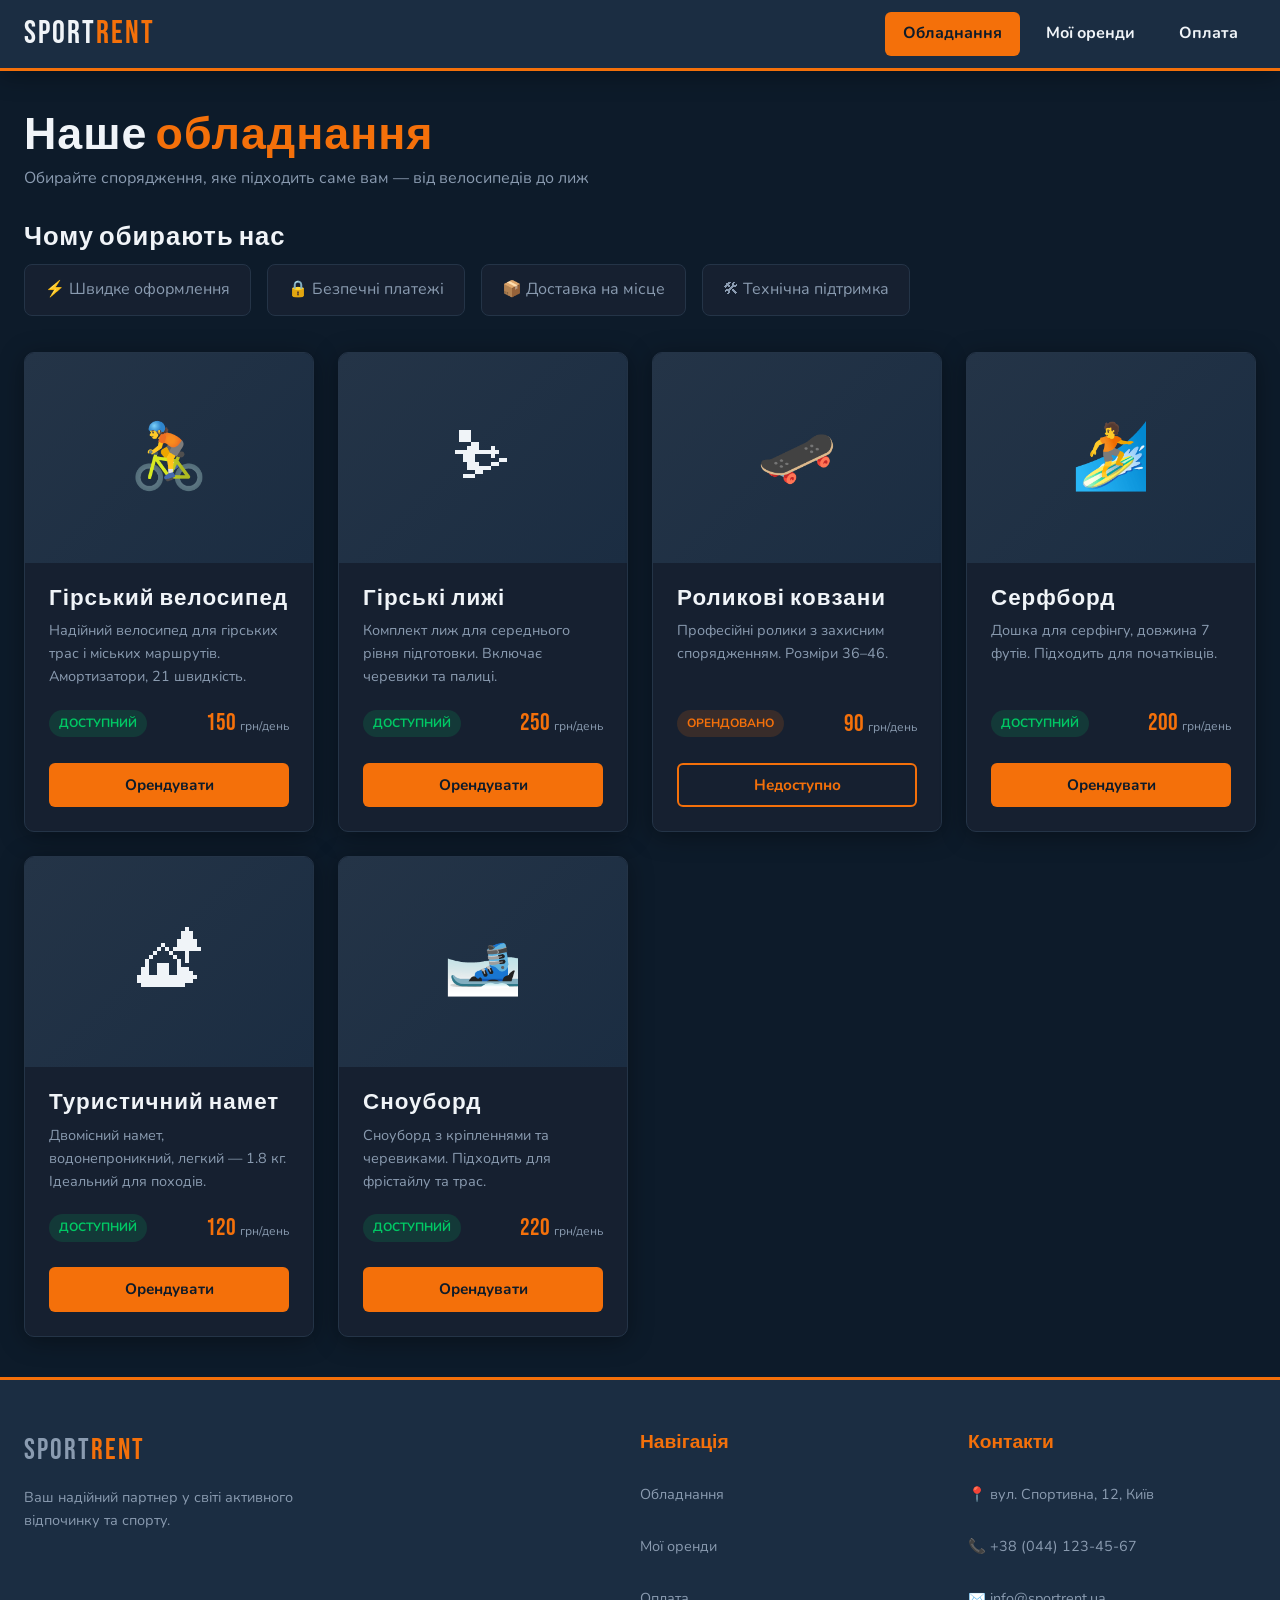
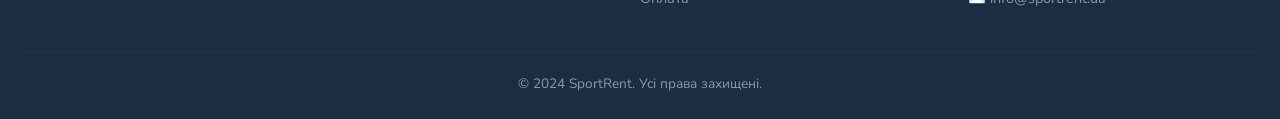
<file: lab1/index.html>
<!DOCTYPE html>
<html lang="uk">
<head>
  <meta charset="UTF-8" />
  <meta name="viewport" content="width=device-width, initial-scale=1.0" />
  <title>SportRent — Обладнання</title>
  <link rel="stylesheet" href="styles.css" />
</head>
<body>

  <!-- ===== HEADER ===== -->
  <header>
    <div class="header-inner">
      <a href="equipment.html" class="logo">SPORT<span>RENT</span></a>

      <button class="burger" id="burgerBtn" aria-label="Відкрити меню">
        <span></span><span></span><span></span>
      </button>

      <nav id="mainNav">
        <ul>
          <li><a href="equipment.html" class="active">Обладнання</a></li>
          <li><a href="rental.html">Мої оренди</a></li>
          <li><a href="payment.html">Оплата</a></li>
        </ul>
      </nav>
    </div>
  </header>

  <!-- ===== MAIN ===== -->
  <main>
    <h1 class="section-title">Наше <span>обладнання</span></h1>
    <p class="section-subtitle">Обирайте спорядження, яке підходить саме вам — від велосипедів до лиж</p>

    <!-- Список переваг (семантичний ul) -->
    <section aria-labelledby="features-title">
      <h2 id="features-title" class="section-title" style="font-size:1.6rem; margin-bottom:12px;">Чому обирають нас</h2>
      <ul style="display:flex; gap:16px; flex-wrap:wrap; margin-bottom:36px;">
        <li style="background:var(--card-bg); border:1px solid var(--navy-light); padding:12px 20px; border-radius:8px; color:var(--gray);">⚡ Швидке оформлення</li>
        <li style="background:var(--card-bg); border:1px solid var(--navy-light); padding:12px 20px; border-radius:8px; color:var(--gray);">🔒 Безпечні платежі</li>
        <li style="background:var(--card-bg); border:1px solid var(--navy-light); padding:12px 20px; border-radius:8px; color:var(--gray);">📦 Доставка на місце</li>
        <li style="background:var(--card-bg); border:1px solid var(--navy-light); padding:12px 20px; border-radius:8px; color:var(--gray);">🛠 Технічна підтримка</li>
      </ul>
    </section>

    <!-- Сітка обладнання -->
    <section aria-label="Список обладнання">
      <div class="equipment-grid" id="equipmentGrid">

        <!-- Картка 1 -->
        <article class="equipment-card">
          <div class="equipment-card__img-placeholder">🚴</div>
          <div class="equipment-card__body">
            <h3 class="equipment-card__title">Гірський велосипед</h3>
            <p class="equipment-card__desc">Надійний велосипед для гірських трас і міських маршрутів. Амортизатори, 21 швидкість.</p>
            <div class="equipment-card__meta">
              <span class="badge badge--available">Доступний</span>
              <p class="price">150 <small>грн/день</small></p>
            </div>
            <a href="payment.html" class="btn btn--primary" style="margin-top:12px;">Орендувати</a>
          </div>
        </article>

        <!-- Картка 2 -->
        <article class="equipment-card">
          <div class="equipment-card__img-placeholder">⛷</div>
          <div class="equipment-card__body">
            <h3 class="equipment-card__title">Гірські лижі</h3>
            <p class="equipment-card__desc">Комплект лиж для середнього рівня підготовки. Включає черевики та палиці.</p>
            <div class="equipment-card__meta">
              <span class="badge badge--available">Доступний</span>
              <p class="price">250 <small>грн/день</small></p>
            </div>
            <a href="payment.html" class="btn btn--primary" style="margin-top:12px;">Орендувати</a>
          </div>
        </article>

        <!-- Картка 3 -->
        <article class="equipment-card">
          <div class="equipment-card__img-placeholder">🛹</div>
          <div class="equipment-card__body">
            <h3 class="equipment-card__title">Роликові ковзани</h3>
            <p class="equipment-card__desc">Професійні ролики з захисним спорядженням. Розміри 36–46.</p>
            <div class="equipment-card__meta">
              <span class="badge badge--rented">Орендовано</span>
              <p class="price">90 <small>грн/день</small></p>
            </div>
            <button class="btn btn--outline" style="margin-top:12px; width:100%;" disabled>Недоступно</button>
          </div>
        </article>

        <!-- Картка 4 -->
        <article class="equipment-card">
          <div class="equipment-card__img-placeholder">🏄</div>
          <div class="equipment-card__body">
            <h3 class="equipment-card__title">Серфборд</h3>
            <p class="equipment-card__desc">Дошка для серфінгу, довжина 7 футів. Підходить для початківців.</p>
            <div class="equipment-card__meta">
              <span class="badge badge--available">Доступний</span>
              <p class="price">200 <small>грн/день</small></p>
            </div>
            <a href="payment.html" class="btn btn--primary" style="margin-top:12px;">Орендувати</a>
          </div>
        </article>

        <!-- Картка 5 -->
        <article class="equipment-card">
          <div class="equipment-card__img-placeholder">🏕</div>
          <div class="equipment-card__body">
            <h3 class="equipment-card__title">Туристичний намет</h3>
            <p class="equipment-card__desc">Двомісний намет, водонепроникний, легкий — 1.8 кг. Ідеальний для походів.</p>
            <div class="equipment-card__meta">
              <span class="badge badge--available">Доступний</span>
              <p class="price">120 <small>грн/день</small></p>
            </div>
            <a href="payment.html" class="btn btn--primary" style="margin-top:12px;">Орендувати</a>
          </div>
        </article>

        <!-- Картка 6 -->
        <article class="equipment-card">
          <div class="equipment-card__img-placeholder">🎿</div>
          <div class="equipment-card__body">
            <h3 class="equipment-card__title">Сноуборд</h3>
            <p class="equipment-card__desc">Сноуборд з кріпленнями та черевиками. Підходить для фрістайлу та трас.</p>
            <div class="equipment-card__meta">
              <span class="badge badge--available">Доступний</span>
              <p class="price">220 <small>грн/день</small></p>
            </div>
            <a href="payment.html" class="btn btn--primary" style="margin-top:12px;">Орендувати</a>
          </div>
        </article>

      </div>
    </section>
  </main>

  <!-- ===== FOOTER ===== -->
  <footer>
    <div class="footer-inner">
      <div class="footer-brand">
        <p class="logo">SPORT<span>RENT</span></p>
        <p>Ваш надійний партнер у світі активного відпочинку та спорту.</p>
      </div>
      <div class="footer-col">
        <h4>Навігація</h4>
        <ul>
          <li><a href="equipment.html">Обладнання</a></li>
          <li><a href="rental.html">Мої оренди</a></li>
          <li><a href="payment.html">Оплата</a></li>
        </ul>
      </div>
      <div class="footer-col">
        <h4>Контакти</h4>
        <ul class="footer-contact">
          <li>📍 вул. Спортивна, 12, Київ</li>
          <li>📞 +38 (044) 123-45-67</li>
          <li>✉️ info@sportrent.ua</li>
        </ul>
      </div>
    </div>
    <div class="footer-bottom">
      <p>&copy; 2024 SportRent. Усі права захищені.</p>
    </div>
  </footer>
</body>
</html>
</file>
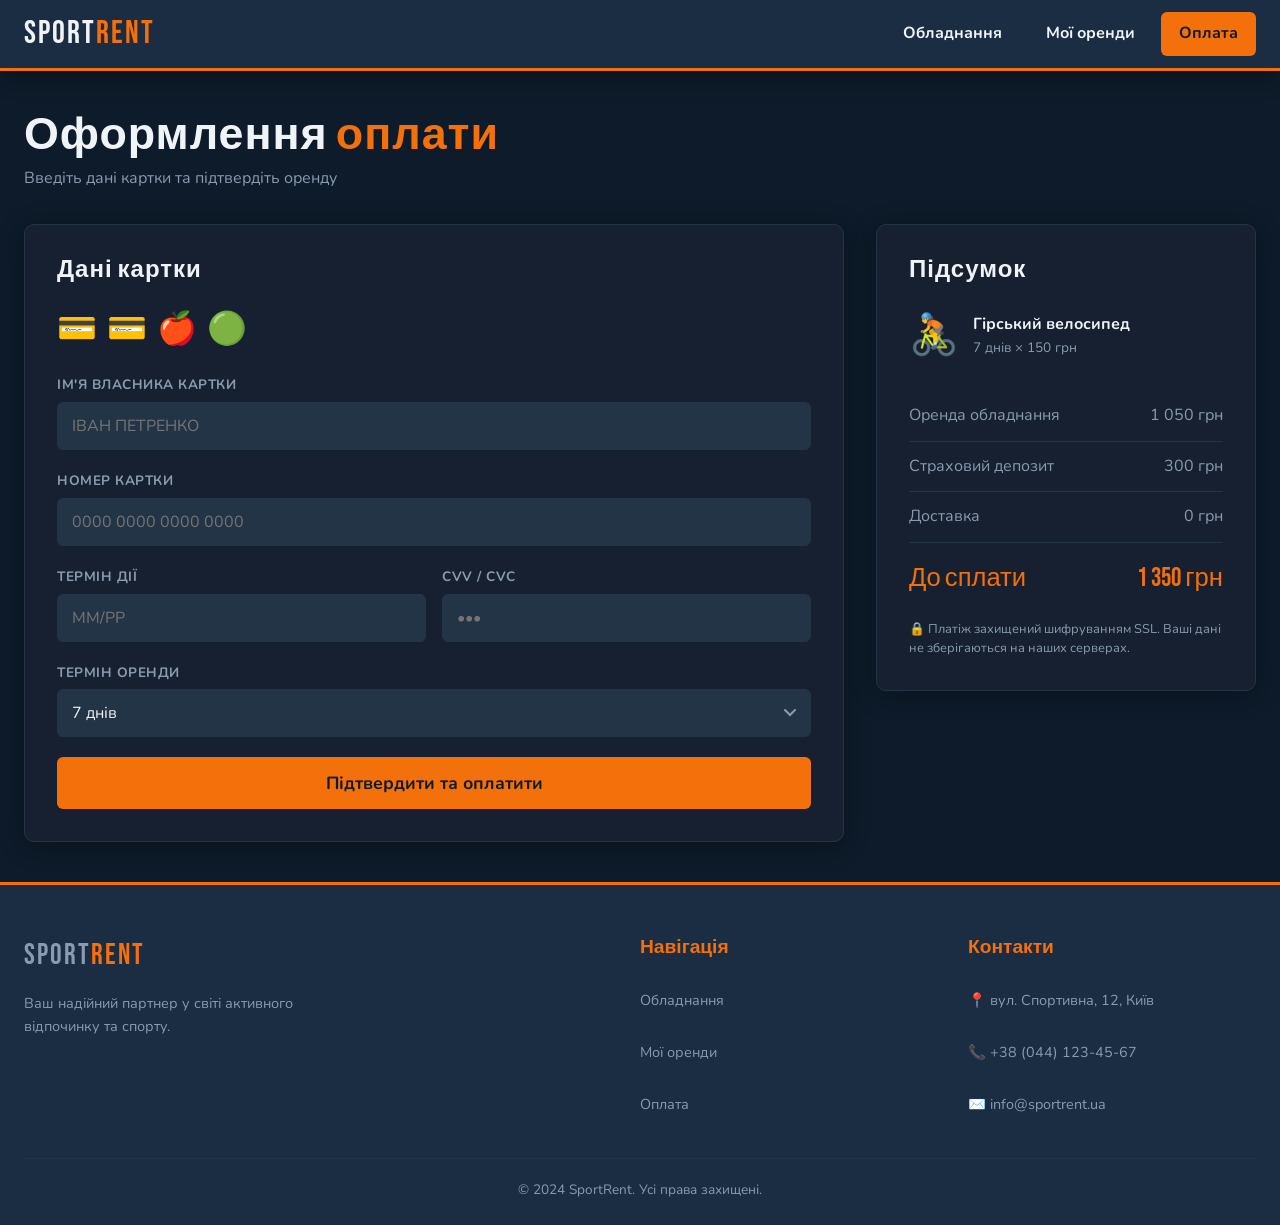
<file: lab1/payment.html>
<!DOCTYPE html>
<html lang="uk">
<head>
  <meta charset="UTF-8" />
  <meta name="viewport" content="width=device-width, initial-scale=1.0" />
  <title>SportRent — Оплата</title>
  <link rel="stylesheet" href="styles.css" />
</head>
<body>

  <!-- ===== HEADER ===== -->
  <header>
    <div class="header-inner">
      <a href="equipment.html" class="logo">SPORT<span>RENT</span></a>

      <button class="burger" id="burgerBtn" aria-label="Відкрити меню">
        <span></span><span></span><span></span>
      </button>

      <nav id="mainNav">
        <ul>
          <li><a href="equipment.html">Обладнання</a></li>
          <li><a href="rental.html">Мої оренди</a></li>
          <li><a href="payment.html" class="active">Оплата</a></li>
        </ul>
      </nav>
    </div>
  </header>

  <!-- ===== MAIN ===== -->
  <main>
    <h1 class="section-title">Оформлення <span>оплати</span></h1>
    <p class="section-subtitle">Введіть дані картки та підтвердіть оренду</p>

    <div class="payment-layout">

      <!-- Форма оплати -->
      <section aria-label="Форма оплати">
        <div class="payment-form-card">
          <h2 style="font-size:1.5rem; margin-bottom:20px;">Дані картки</h2>

          <!-- Іконки карток -->
          <div class="card-icons" aria-label="Підтримувані платіжні системи">
            <span title="Visa">💳</span>
            <span title="MasterCard">💳</span>
            <span title="Apple Pay">🍎</span>
            <span title="Google Pay">🟢</span>
          </div>

          <!-- Форма (теги form не використовуємо — JS буде обробляти) -->
          <div id="paymentForm">

            <div class="form-group">
              <label for="cardHolder">Ім'я власника картки</label>
              <input type="text" id="cardHolder" placeholder="IВАН ПЕТРЕНКО" autocomplete="cc-name" />
            </div>

            <div class="form-group">
              <label for="cardNumber">Номер картки</label>
              <input type="text" id="cardNumber" placeholder="0000 0000 0000 0000" maxlength="19" autocomplete="cc-number" />
            </div>

            <div class="form-row">
              <div class="form-group">
                <label for="cardExpiry">Термін дії</label>
                <input type="text" id="cardExpiry" placeholder="MM/РР" maxlength="5" autocomplete="cc-exp" />
              </div>
              <div class="form-group">
                <label for="cardCvv">CVV / CVC</label>
                <input type="password" id="cardCvv" placeholder="•••" maxlength="3" autocomplete="cc-csc" />
              </div>
            </div>

            <div class="form-group">
              <label for="rentalPeriod">Термін оренди</label>
              <select id="rentalPeriod">
                <option value="1">1 день</option>
                <option value="3">3 дні</option>
                <option value="7" selected>7 днів</option>
                <option value="14">14 днів</option>
                <option value="30">30 днів</option>
              </select>
            </div>

            <!-- Повідомлення про результат (JS вставить сюди) -->
            <div id="paymentMessage" style="margin-bottom:16px;"></div>

            <button class="btn btn--primary" id="payBtn" style="font-size:1.1rem; padding:14px;">
              Підтвердити та оплатити
            </button>

          </div>
        </div>
      </section>

      <!-- Підсумок замовлення -->
      <aside aria-label="Підсумок замовлення">
        <div class="payment-summary-card">
          <h2 style="font-size:1.5rem; margin-bottom:20px;">Підсумок</h2>

          <article style="display:flex; gap:14px; align-items:center; margin-bottom:24px;">
            <div style="font-size:2.5rem;">🚴</div>
            <div>
              <p style="font-weight:700;">Гірський велосипед</p>
              <p style="color:var(--gray); font-size:0.85rem;">7 днів × 150 грн</p>
            </div>
          </article>

          <div class="summary-item"><span>Оренда обладнання</span><span>1 050 грн</span></div>
          <div class="summary-item"><span>Страховий депозит</span><span>300 грн</span></div>
          <div class="summary-item"><span>Доставка</span><span>0 грн</span></div>

          <div class="summary-total">
            <span>До сплати</span>
            <span id="totalAmount">1 350 грн</span>
          </div>

          <p style="color:var(--gray); font-size:0.8rem; margin-top:20px; line-height:1.5;">
            🔒 Платіж захищений шифруванням SSL. Ваші дані не зберігаються на наших серверах.
          </p>
        </div>
      </aside>

    </div>
  </main>

  <!-- ===== FOOTER ===== -->
  <footer>
    <div class="footer-inner">
      <div class="footer-brand">
        <p class="logo">SPORT<span>RENT</span></p>
        <p>Ваш надійний партнер у світі активного відпочинку та спорту.</p>
      </div>
      <div class="footer-col">
        <h4>Навігація</h4>
        <ul>
          <li><a href="equipment.html">Обладнання</a></li>
          <li><a href="rental.html">Мої оренди</a></li>
          <li><a href="payment.html">Оплата</a></li>
        </ul>
      </div>
      <div class="footer-col">
        <h4>Контакти</h4>
        <ul class="footer-contact">
          <li>📍 вул. Спортивна, 12, Київ</li>
          <li>📞 +38 (044) 123-45-67</li>
          <li>✉️ info@sportrent.ua</li>
        </ul>
      </div>
    </div>
    <div class="footer-bottom">
      <p>&copy; 2024 SportRent. Усі права захищені.</p>
    </div>
  </footer>
</body>
</html>
</file>
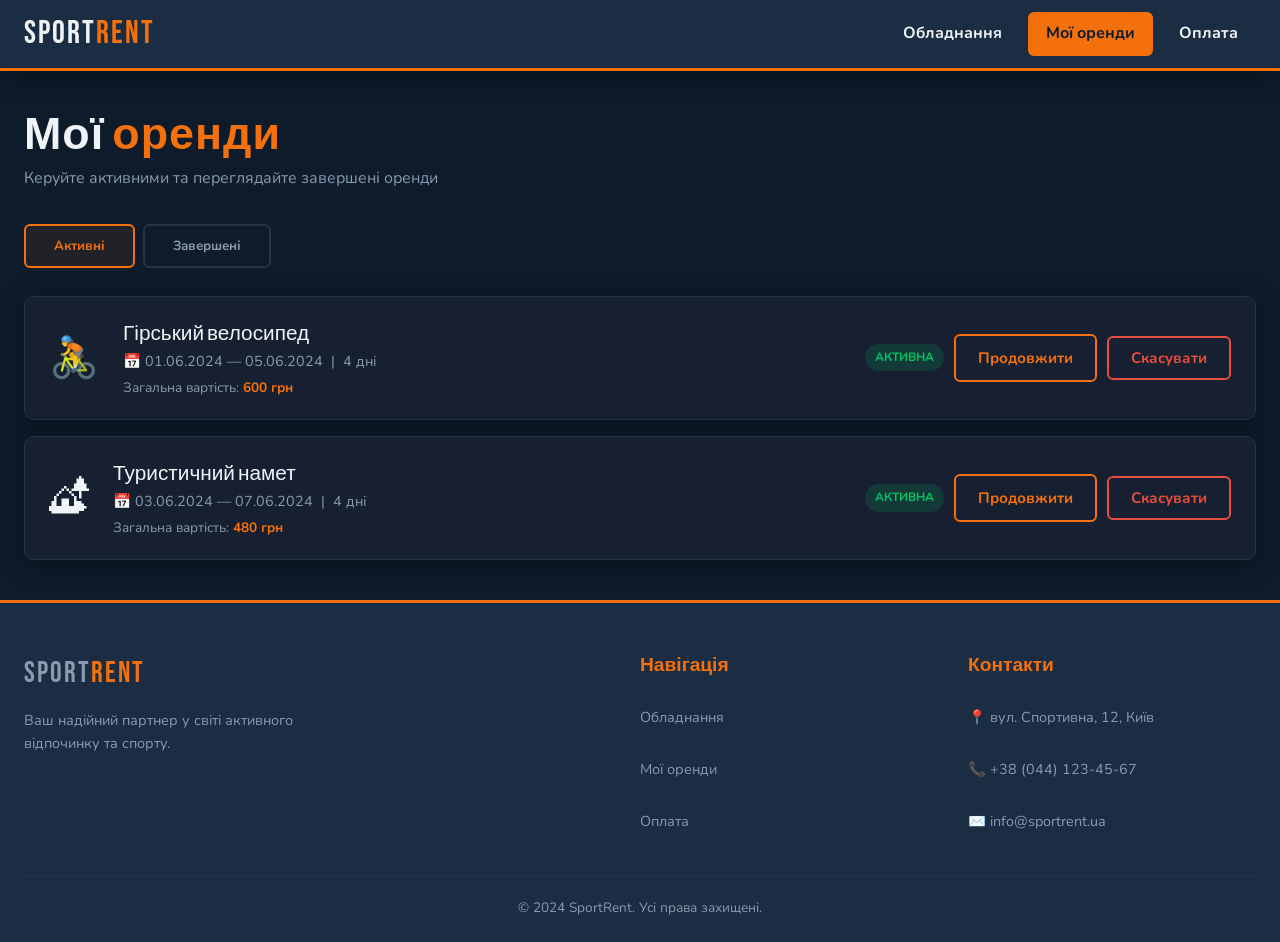
<file: lab1/rental.html>
<!DOCTYPE html>
<html lang="uk">
<head>
  <meta charset="UTF-8" />
  <meta name="viewport" content="width=device-width, initial-scale=1.0" />
  <title>SportRent — Мої оренди</title>
  <link rel="stylesheet" href="styles.css" />
</head>
<body>

  <!-- ===== HEADER ===== -->
  <header>
    <div class="header-inner">
      <a href="equipment.html" class="logo">SPORT<span>RENT</span></a>

      <button class="burger" id="burgerBtn" aria-label="Відкрити меню">
        <span></span><span></span><span></span>
      </button>

      <nav id="mainNav">
        <ul>
          <li><a href="equipment.html">Обладнання</a></li>
          <li><a href="rental.html" class="active">Мої оренди</a></li>
          <li><a href="payment.html">Оплата</a></li>
        </ul>
      </nav>
    </div>
  </header>

  <!-- ===== MAIN ===== -->
  <main>
    <h1 class="section-title">Мої <span>оренди</span></h1>
    <p class="section-subtitle">Керуйте активними та переглядайте завершені оренди</p>

    <!-- Вкладки (Active / Past) -->
    <div class="rentals-tabs" role="tablist">
      <button class="tab-btn active" id="tabActive" role="tab" aria-selected="true">Активні</button>
      <button class="tab-btn" id="tabPast" role="tab" aria-selected="false">Завершені</button>
    </div>

    <!-- Активні оренди -->
    <section id="panelActive" role="tabpanel" aria-labelledby="tabActive">
      <div class="rental-list">

        <article class="rental-card">
          <div class="rental-card__icon">🚴</div>
          <div class="rental-card__info">
            <p class="rental-card__name">Гірський велосипед</p>
            <p class="rental-card__dates">📅 01.06.2024 — 05.06.2024 &nbsp;|&nbsp; 4 дні</p>
            <p style="color:var(--gray); font-size:0.85rem; margin-top:4px;">Загальна вартість: <strong style="color:var(--orange);">600 грн</strong></p>
          </div>
          <div class="rental-card__actions">
            <span class="badge badge--available">Активна</span>
            <a href="payment.html" class="btn btn--outline">Продовжити</a>
            <button class="btn btn--danger" id="cancelBtn1">Скасувати</button>
          </div>
        </article>

        <article class="rental-card">
          <div class="rental-card__icon">🏕</div>
          <div class="rental-card__info">
            <p class="rental-card__name">Туристичний намет</p>
            <p class="rental-card__dates">📅 03.06.2024 — 07.06.2024 &nbsp;|&nbsp; 4 дні</p>
            <p style="color:var(--gray); font-size:0.85rem; margin-top:4px;">Загальна вартість: <strong style="color:var(--orange);">480 грн</strong></p>
          </div>
          <div class="rental-card__actions">
            <span class="badge badge--available">Активна</span>
            <a href="payment.html" class="btn btn--outline">Продовжити</a>
            <button class="btn btn--danger" id="cancelBtn2">Скасувати</button>
          </div>
        </article>

      </div>
    </section>

    <!-- Завершені оренди (приховані за замовчуванням) -->
    <section id="panelPast" role="tabpanel" aria-labelledby="tabPast" hidden>
      <div class="rental-list">

        <article class="rental-card" style="opacity:0.7;">
          <div class="rental-card__icon">⛷</div>
          <div class="rental-card__info">
            <p class="rental-card__name">Гірські лижі</p>
            <p class="rental-card__dates">📅 15.01.2024 — 22.01.2024 &nbsp;|&nbsp; 7 днів</p>
            <p style="color:var(--gray); font-size:0.85rem; margin-top:4px;">Сплачено: <strong style="color:var(--white);">1 750 грн</strong></p>
          </div>
          <div class="rental-card__actions">
            <span class="badge" style="background:rgba(138,155,176,0.15); color:var(--gray);">Завершена</span>
            <button class="btn btn--outline">Орендувати знову</button>
          </div>
        </article>

        <article class="rental-card" style="opacity:0.7;">
          <div class="rental-card__icon">🏄</div>
          <div class="rental-card__info">
            <p class="rental-card__name">Серфборд</p>
            <p class="rental-card__dates">📅 10.07.2023 — 14.07.2023 &nbsp;|&nbsp; 4 дні</p>
            <p style="color:var(--gray); font-size:0.85rem; margin-top:4px;">Сплачено: <strong style="color:var(--white);">800 грн</strong></p>
          </div>
          <div class="rental-card__actions">
            <span class="badge" style="background:rgba(138,155,176,0.15); color:var(--gray);">Завершена</span>
            <button class="btn btn--outline">Орендувати знову</button>
          </div>
        </article>

      </div>
    </section>
  </main>

  <!-- ===== FOOTER ===== -->
  <footer>
    <div class="footer-inner">
      <div class="footer-brand">
        <p class="logo">SPORT<span>RENT</span></p>
        <p>Ваш надійний партнер у світі активного відпочинку та спорту.</p>
      </div>
      <div class="footer-col">
        <h4>Навігація</h4>
        <ul>
          <li><a href="equipment.html">Обладнання</a></li>
          <li><a href="rental.html">Мої оренди</a></li>
          <li><a href="payment.html">Оплата</a></li>
        </ul>
      </div>
      <div class="footer-col">
        <h4>Контакти</h4>
        <ul class="footer-contact">
          <li>📍 вул. Спортивна, 12, Київ</li>
          <li>📞 +38 (044) 123-45-67</li>
          <li>✉️ info@sportrent.ua</li>
        </ul>
      </div>
    </div>
    <div class="footer-bottom">
      <p>&copy; 2024 SportRent. Усі права захищені.</p>
    </div>
  </footer>
</body>
</html>
</file>
<file: lab1/styles.css>
/* =============================================
   SPORT RENT — Головний CSS файл
   Версія з повною адаптацією для всіх пристроїв
   ============================================= */

@import url('https://fonts.googleapis.com/css2?family=Bebas+Neue&family=Nunito:wght@400;600;700;900&display=swap');

/* =============================================
   CSS ЗМІННІ
   ============================================= */
:root {
  --navy:        #0d1b2a;
  --navy-mid:    #1b2d42;
  --navy-light:  #243447;
  --orange:      #f4700a;
  --orange-h:    #ff8c2e;
  --white:       #f0f4f8;
  --gray:        #8a9bb0;
  --card-bg:     #162030;
  --radius:      10px;
  --shadow:      0 4px 24px rgba(0,0,0,0.35);
  --font-head:   'Bebas Neue', sans-serif;
  --font-body:   'Nunito', sans-serif;
  --transition:  0.25s ease;
  --space-xs:    8px;
  --space-sm:    16px;
  --space-md:    24px;
  --space-lg:    40px;
  --touch-min:   44px;
}

/* =============================================
   RESET & BASE
   ============================================= */
*, *::before, *::after {
  box-sizing: border-box;
  margin: 0;
  padding: 0;
}

html {
  scroll-behavior: smooth;
  -webkit-text-size-adjust: 100%;
  text-size-adjust: 100%;
}

body {
  background-color: var(--navy);
  color: var(--white);
  font-family: var(--font-body);
  font-size: 16px;
  line-height: 1.6;
  min-height: 100vh;
  display: flex;
  flex-direction: column;
  -webkit-font-smoothing: antialiased;
  -moz-osx-font-smoothing: grayscale;
  text-rendering: optimizeLegibility;
  overflow-x: hidden;
}

a {
  color: var(--orange);
  text-decoration: none;
  transition: color var(--transition);
}
a:hover { color: var(--orange-h); }

/* Видимий фокус для клавіатурної навігації */
a:focus-visible,
button:focus-visible,
input:focus-visible,
select:focus-visible {
  outline: 3px solid var(--orange);
  outline-offset: 3px;
  border-radius: 4px;
}

img { 
  max-width: 100%; 
  height: auto; 
  display: block; 
  border-radius: var(--radius); 
}

h1, h2, h3 { 
  font-family: var(--font-head); 
  letter-spacing: 1px; 
  line-height: 1.1;
 }

ul { 
  list-style: none;
 }

/* =============================================
   HEADER / NAVIGATION
   ============================================= */
header {
  background: var(--navy-mid);
  border-bottom: 3px solid var(--orange);
  position: sticky;
  top: 0;
  z-index: 100;
  box-shadow: var(--shadow);
}

.header-inner {
  max-width: 1400px;
  margin: 0 auto;
  padding: 0 var(--space-md);
  height: 68px;
  display: flex;
  align-items: center;
  justify-content: space-between;
  gap: var(--space-md);
}

.logo {
  font-family: var(--font-head);
  font-size: 2rem;
  color: var(--white);
  letter-spacing: 2px;
  white-space: nowrap;
  flex-shrink: 0;
}

.logo span { 
  color: var(--orange); 
}

nav ul {
  display: flex;
  gap: var(--space-xs);
  align-items: center;
}

nav ul li a {
  color: var(--white);
  font-weight: 700;
  padding: 8px 18px;
  border-radius: 6px;
  transition: background var(--transition), color var(--transition);
  white-space: nowrap;
  min-height: var(--touch-min);
  display: inline-flex;
  align-items: center;
}

nav ul li a:hover,
nav ul li a.active {
  background: var(--orange);
  color: var(--navy);
}

/* Бургер-кнопка */
.burger {
  display: none;
  flex-direction: column;
  gap: 5px;
  cursor: pointer;
  background: none;
  border: none;
  padding: var(--space-xs);
  min-width: var(--touch-min);
  min-height: var(--touch-min);
  align-items: center;
  justify-content: center;
}

.burger span {
  display: block;
  width: 26px;
  height: 3px;
  background: var(--white);
  border-radius: 2px;
  transition: transform var(--transition), opacity var(--transition);
}

.burger.open span:nth-child(1) { transform: translateY(8px) rotate(45deg); }
.burger.open span:nth-child(2) { opacity: 0; }
.burger.open span:nth-child(3) { transform: translateY(-8px) rotate(-45deg); }

/* =============================================
   MAIN
   ============================================= */
main {
  flex: 1;
  max-width: 1400px;
  width: 100%;
  margin: 0 auto;
  padding: var(--space-lg) var(--space-md);
}

.section-title {
  font-size: clamp(1.8rem, 4vw, 2.8rem);
  color: var(--white);
  margin-bottom: 6px;
}

.section-title span { color: var(--orange); }

.section-subtitle {
  color: var(--gray);
  margin-bottom: 32px;
  font-size: clamp(0.9rem, 2vw, 1rem);
}

/* =============================================
   EQUIPMENT GRID
   ============================================= */
.equipment-grid {
  display: grid;
  grid-template-columns: repeat(auto-fill, minmax(min(280px, 100%), 1fr));
  gap: var(--space-md);
}

.equipment-card {
  background: var(--card-bg);
  border-radius: var(--radius);
  overflow: hidden;
  box-shadow: var(--shadow);
  border: 1px solid var(--navy-light);
  transition: transform var(--transition), border-color var(--transition);
  display: flex;
  flex-direction: column;
}

/* Hover тільки для пристроїв з мишкою */
@media (hover: hover) {
  .equipment-card:hover {
    transform: translateY(-5px);
    border-color: var(--orange);
  }
}

.equipment-card__img {
  width: 100%;
  height: clamp(150px, 18vw, 210px);
  object-fit: cover;
  border-radius: 0;
}

.equipment-card__img-placeholder {
  width: 100%;
  height: clamp(150px, 18vw, 210px);
  background: linear-gradient(135deg, var(--navy-light), var(--navy-mid));
  display: flex;
  align-items: center;
  justify-content: center;
  font-size: clamp(2.5rem, 5vw, 4rem);
}

.equipment-card__body {
  padding: var(--space-md);
  flex: 1;
  display: flex;
  flex-direction: column;
  gap: var(--space-xs);
}

.equipment-card__title { font-size: clamp(1.1rem, 2.5vw, 1.4rem); }

.equipment-card__desc { color: var(--gray); font-size: 0.9rem; flex: 1; }

.equipment-card__meta {
  display: flex;
  justify-content: space-between;
  align-items: center;
  margin-top: var(--space-xs);
  flex-wrap: wrap;
  gap: var(--space-xs);
}

.badge {
  padding: 4px 10px;
  border-radius: 20px;
  font-size: 0.75rem;
  font-weight: 700;
  text-transform: uppercase;
  white-space: nowrap;
}

.badge--available { 
  background: rgba(0,200,100,0.15); 
  color: #00c864; 
}
.badge--rented    { 
  background: rgba(244,112,10,0.15); 
  color: var(--orange); 
}

.price {
  font-family: var(--font-head);
  font-size: clamp(1.2rem, 2.5vw, 1.5rem);
  color: var(--orange);
}

.price small { 
  font-family: var(--font-body); 
  font-size: 0.75rem; 
  color: var(--gray); 
}

/* =============================================
   BUTTONS
   ============================================= */
.btn {
  display: inline-flex;
  align-items: center;
  justify-content: center;
  padding: 10px 22px;
  border-radius: 6px;
  font-weight: 700;
  cursor: pointer;
  border: none;
  font-family: var(--font-body);
  font-size: 0.95rem;
  transition: background var(--transition), color var(--transition), transform var(--transition);
  min-height: var(--touch-min);
  touch-action: manipulation;
  user-select: none;
  -webkit-user-select: none;
}

.btn--primary { 
  background: var(--orange); 
  color: var(--navy); 
  width: 100%; 
  text-align: center; 
}
.btn--outline  { 
  background: transparent; 
  border: 2px solid var(--orange); 
  color: var(--orange); 
}
.btn--danger   { 
  background: transparent; 
  border: 2px solid #e74c3c; 
  color: #e74c3c; 
}

@media (hover: hover) {
  .btn--primary:hover { 
    background: var(--orange-h); 
    transform: translateY(-1px); 
  }
  .btn--outline:hover { 
    background: var(--orange); 
    color: var(--navy);
   }
  .btn--danger:hover  { 
    background: #e74c3c; 
    color: #fff;
   }
}

.btn:active { 
  opacity: 0.85; 
  transform: scale(0.98); 
}

/* =============================================
   RENTALS
   ============================================= */
.rentals-tabs {
  display: flex;
  gap: var(--space-xs);
  margin-bottom: 28px;
  flex-wrap: wrap;
}

.tab-btn {
  padding: 10px 28px;
  border-radius: 6px;
  border: 2px solid var(--navy-light);
  background: transparent;
  color: var(--gray);
  font-family: var(--font-body);
  font-weight: 700;
  cursor: pointer;
  transition: all var(--transition);
  min-height: var(--touch-min);
  touch-action: manipulation;
}

.tab-btn.active, .tab-btn:hover {
  border-color: var(--orange);
  color: var(--orange);
  background: rgba(244,112,10,0.08);
}

.rental-list { 
  display: flex; 
  flex-direction: column; 
  gap: var(--space-sm); 
}

.rental-card {
  background: var(--card-bg);
  border-radius: var(--radius);
  padding: 20px 24px;
  border: 1px solid var(--navy-light);
  display: flex;
  align-items: center;
  gap: var(--space-md);
  box-shadow: var(--shadow);
  transition: border-color var(--transition);
  flex-wrap: wrap;
}

@media (hover: hover) {
  .rental-card:hover { 
    border-color: var(--orange); }
}

.rental-card__icon { 
  font-size: 2.5rem;
   flex-shrink: 0;
   }

.rental-card__info {
   flex: 1;
    min-width: 160px;
   }

.rental-card__name { 
  font-size: 1.3rem;
   font-family: var(--font-head);
   }

.rental-card__dates { 
  color: var(--gray); 
  font-size: 0.9rem;
 }

.rental-card__actions { 
  display: flex; gap: 10px;
   flex-wrap: wrap; 
  align-items: center;
 }


/* =============================================
   PAYMENT PAGE
   ============================================= */
.payment-layout {
  display: grid;
  grid-template-columns: 1fr 380px;
  gap: 32px;
  align-items: start;
}

.payment-form-card,
.payment-summary-card {
  background: var(--card-bg);
  border-radius: var(--radius);
  padding: clamp(20px, 4vw, 32px);
  border: 1px solid var(--navy-light);
  box-shadow: var(--shadow);
}

.form-group {
  display: flex;
  flex-direction: column;
  gap: 6px;
  margin-bottom: 20px;
}

.form-group label {
  font-weight: 700;
  font-size: 0.85rem;
  text-transform: uppercase;
  letter-spacing: 0.5px;
  color: var(--gray);
}

.form-group input,
.form-group select {
  background: var(--navy-light);
  border: 1.5px solid var(--navy-light);
  color: var(--white);
  padding: 12px 14px;
  border-radius: 6px;
  font-family: var(--font-body);
  font-size: 16px; /* Мінімум 16px — запобігає zoom в iOS */
  transition: border-color var(--transition);
  outline: none;
  min-height: var(--touch-min);
  width: 100%;
  -webkit-appearance: none;
  appearance: none;
}

.form-group select {
  background-image: url("data:image/svg+xml,%3Csvg xmlns='http://www.w3.org/2000/svg' width='12' height='8' viewBox='0 0 12 8'%3E%3Cpath d='M1 1l5 5 5-5' stroke='%238a9bb0' stroke-width='2' fill='none' stroke-linecap='round'/%3E%3C/svg%3E");
  background-repeat: no-repeat;
  background-position: right 14px center;
  padding-right: 40px;
}

.form-group input:focus,
.form-group select:focus { 
  border-color: var(--orange); 
}


.form-row { display: grid; grid-template-columns: 1fr 1fr; gap: var(--space-sm); }

.card-icons { display: flex; gap: 10px; margin-bottom: 20px; font-size: 2rem; }

.summary-item {
  display: flex;
  justify-content: space-between;
  padding: 12px 0;
  border-bottom: 1px solid var(--navy-light);
  color: var(--gray);
  gap: var(--space-sm);
}

.summary-item:last-child { border-bottom: none; }

.summary-total {
  display: flex;
  justify-content: space-between;
  padding: 16px 0 0;
  font-family: var(--font-head);
  font-size: clamp(1.3rem, 3vw, 1.6rem);
  color: var(--orange);
  gap: var(--space-sm);
}

/* =============================================
   FOOTER
   ============================================= */
footer {
  background: var(--navy-mid);
  border-top: 3px solid var(--orange);
  padding: clamp(32px, 5vw, 48px) var(--space-md) var(--space-md);
  margin-top: auto;
}

.footer-inner {
  max-width: 1400px;
  margin: 0 auto;
  display: grid;
  grid-template-columns: 2fr 1fr 1fr;
  gap: clamp(20px, 4vw, 40px);
  margin-bottom: 32px;
}

.footer-brand .logo { font-size: 1.8rem; margin-bottom: 12px; }
.footer-brand p { color: var(--gray); font-size: 0.9rem; max-width: 280px; }

.footer-col h4 {
  font-family: var(--font-head);
  font-size: 1.2rem;
  margin-bottom: 14px;
  color: var(--orange);
}

.footer-col ul { display: flex; flex-direction: column; gap: var(--space-xs); }
.footer-col ul li a {
  color: var(--gray);
  font-size: 0.9rem;
  min-height: var(--touch-min);
  display: inline-flex;
  align-items: center;
}
.footer-col ul li a:hover { color: var(--white); }

.footer-contact li {
  color: var(--gray);
  font-size: 0.9rem;
  display: flex;
  align-items: center;
  gap: var(--space-xs);
  min-height: var(--touch-min);
}

.footer-bottom {
  max-width: 1400px;
  margin: 0 auto;
  padding-top: 20px;
  border-top: 1px solid var(--navy-light);
  text-align: center;
  color: var(--gray);
  font-size: 0.85rem;
}

/* =============================================
   ВЕЛИКІ ЕКРАНИ (≥ 1400px)
   ============================================= */
@media (min-width: 1400px) {
  .equipment-grid { grid-template-columns: repeat(4, 1fr); }
}

/* =============================================
   ПЛАНШЕТ ЛАНДШАФТ + НОУТБУК (900px–1199px)
   ============================================= */
@media (max-width: 1199px) {
  main { padding: var(--space-md); }
  .equipment-grid { grid-template-columns: repeat(auto-fill, minmax(240px, 1fr)); }
}

/* =============================================
   ПЛАНШЕТ ПОРТРЕТ (≤ 900px)
   ============================================= */
@media (max-width: 900px) {
  .payment-layout { 
    grid-template-columns: 1fr;
   }
  .payment-summary-card {
     order: -1;
     }

  .footer-inner {
     grid-template-columns: 1fr 1fr;
     }
  .footer-brand { 
    grid-column: 1 / -1;
   }

  .equipment-grid { 
    grid-template-columns: repeat(auto-fill, minmax(220px, 1fr));
     gap: var(--space-sm); 
    }
}

/* =============================================
   МОБІЛЬНИЙ (≤ 600px)
   ============================================= */
@media (max-width: 600px) {
  :root {
    --space-md: 16px;
    --space-lg: 24px;
  }
 
  .header-inner { 
    padding: 0 var(--space-sm);
     height: 60px;
     }
  .logo {
     font-size: 1.6rem;
     }

  /* Мобільне меню */
  nav {
    display: none;
    position: absolute;
    top: 60px;
    left: 0;
    right: 0;
    background: var(--navy-mid);
    border-bottom: 3px solid var(--orange);
    padding: var(--space-sm);
    z-index: 99;
    box-shadow: 0 8px 24px rgba(0,0,0,0.4);
  }

  nav.open { 
    display: block;
   }

  nav ul {
    flex-direction: column;
    gap: 4px;
    align-items: stretch;
  }

  nav ul li a {
    display: flex;
    text-align: center;
    justify-content: center;
    padding: 12px;
    font-size: 1.1rem;
    border-radius: 8px;
  }

  .burger { 
    display: flex;
   }

  main { 
    padding: var(--space-sm);
   }

  .equipment-grid { 
    grid-template-columns: 1fr;
     gap: var(--space-sm);
     }

  .equipment-card__body { 
    padding: var(--space-sm);
   }

  .rental-card {
     flex-direction: column;
      align-items: flex-start;
       gap: var(--space-sm);
       }

  .rental-card__actions {
     width: 100%;
      justify-content: flex-start;
     }
  .rental-card__actions .btn { 
    flex: 1; 
    min-width: 100px;
   }

  .footer-inner { 
    grid-template-columns: 1fr;
     gap: var(--space-md); 
    }

  .form-row { 
    grid-template-columns: 1fr;
   }

  .rentals-tabs { 
    flex-direction: column;
   }
  .tab-btn { 
    text-align: center;
   }
}

/* =============================================
   МАЛЕНЬКИЙ ТЕЛЕФОН (≤ 375px) — iPhone SE
   ============================================= */
@media (max-width: 375px) {
  .logo { 
    font-size: 1.3rem;
   }
  .section-title {
     font-size: 1.5rem;
     }
  .equipment-card__img-placeholder {
     height: 130px;
      font-size: 2.2rem;
     }
  .payment-form-card, .payment-summary-card {
     padding: var(--space-sm);
     }
  .form-group input, .form-group select {
     padding: 10px 12px;
     }
  .btn { 
    padding: 10px 12px; 
    font-size: 0.88rem;
      }    
  .badge { font-size: 0.7rem; padding: 3px 8px; }
  .rental-card__name { font-size: 1.1rem; }
}

/* =============================================
   АЛЬБОМНИЙ ТЕЛЕФОН (landscape + low height)
   ============================================= */
@media (max-height: 500px) and (orientation: landscape) {
  header { position: relative; }
  .header-inner { height: 52px; }
  nav { top: 52px; max-height: calc(100vh - 52px); overflow-y: auto; }
  main { padding: var(--space-sm); }
  .equipment-grid { grid-template-columns: repeat(2, 1fr); }
  .equipment-card__img-placeholder { height: 120px; }
}

/* =============================================
   ЗМЕНШЕНИЙ РУХ (accessibility)
   ============================================= */
@media (prefers-reduced-motion: reduce) {
  *, *::before, *::after {
    animation-duration: 0.01ms !important;
    transition-duration: 0.01ms !important;
  }
  html { scroll-behavior: auto; }
}

/* =============================================
   ДРУК
   ============================================= */
@media print {
  header, footer, .burger, .btn, .rentals-tabs, nav { display: none !important; }

  body { background: #fff; color: #000; font-size: 12pt; }

  main { padding: 0; max-width: 100%; }

  .equipment-grid { grid-template-columns: repeat(3, 1fr); gap: 12px; }

  .equipment-card, .rental-card, .payment-form-card, .payment-summary-card {
    background: #fff;
    border: 1px solid #ccc;
    box-shadow: none;
    break-inside: avoid;
  }

  .equipment-card__title, .rental-card__name { color: #000; }
  .equipment-card__desc, .rental-card__dates  { color: #555; }
  .price, .section-title span, .summary-total { color: #c45500; }
  .payment-layout { grid-template-columns: 1fr; }
}
</file>
